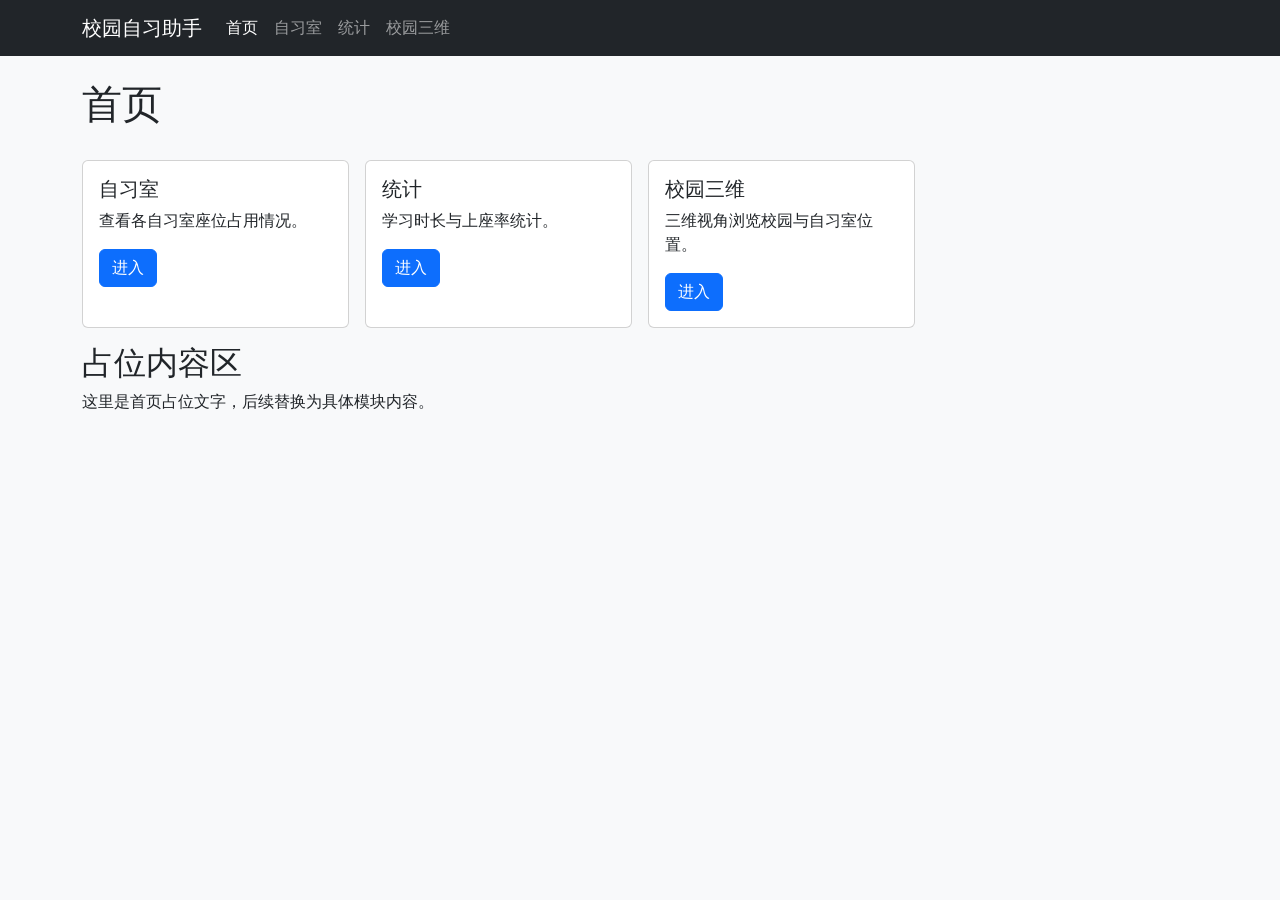
<file: index.html>
<!DOCTYPE html>
<html lang="zh-CN">
<head>
  <meta charset="UTF-8">
  <meta name="viewport" content="width=device-width, initial-scale=1.0">
  <title>校园自习助手 - 首页</title>
  <link href="https://cdn.jsdelivr.net/npm/bootstrap@5.3.3/dist/css/bootstrap.min.css" rel="stylesheet">
  <link href="css/style.css" rel="stylesheet">
</head>
<body>
  <nav class="navbar navbar-expand-md navbar-dark bg-dark">
    <div class="container">
      <a class="navbar-brand" href="index.html">校园自习助手</a>
      <button class="navbar-toggler" type="button" data-bs-toggle="collapse" data-bs-target="#navbarNav">
        <span class="navbar-toggler-icon"></span>
      </button>
      <div class="collapse navbar-collapse" id="navbarNav">
        <ul class="navbar-nav">
          <li class="nav-item"><a class="nav-link active" href="index.html">首页</a></li>
          <li class="nav-item"><a class="nav-link" href="studyroom.html">自习室</a></li>
          <li class="nav-item"><a class="nav-link" href="stats.html">统计</a></li>
          <li class="nav-item"><a class="nav-link" href="campus3d.html">校园三维</a></li>
        </ul>
      </div>
    </div>
  </nav>

  <main class="container my-4">
    <h1>首页</h1>
    <div class="row g-3 my-3">
      <div class="col-md-6 col-lg-3">
        <div class="card h-100">
          <div class="card-body">
            <h5 class="card-title">自习室</h5>
            <p class="card-text">查看各自习室座位占用情况。</p>
            <a href="studyroom.html" class="btn btn-primary">进入</a>
          </div>
        </div>
      </div>
      <div class="col-md-6 col-lg-3">
        <div class="card h-100">
          <div class="card-body">
            <h5 class="card-title">统计</h5>
            <p class="card-text">学习时长与上座率统计。</p>
            <a href="stats.html" class="btn btn-primary">进入</a>
          </div>
        </div>
      </div>
      <div class="col-md-6 col-lg-3">
        <div class="card h-100">
          <div class="card-body">
            <h5 class="card-title">校园三维</h5>
            <p class="card-text">三维视角浏览校园与自习室位置。</p>
            <a href="campus3d.html" class="btn btn-primary">进入</a>
          </div>
        </div>
      </div>
    </div>
    <section>
      <h2>占位内容区</h2>
      <p>这里是首页占位文字，后续替换为具体模块内容。</p>
    </section>
  </main>

  <script src="https://cdn.jsdelivr.net/npm/bootstrap@5.3.3/dist/js/bootstrap.bundle.min.js"></script>
</body>
</html>
</file>
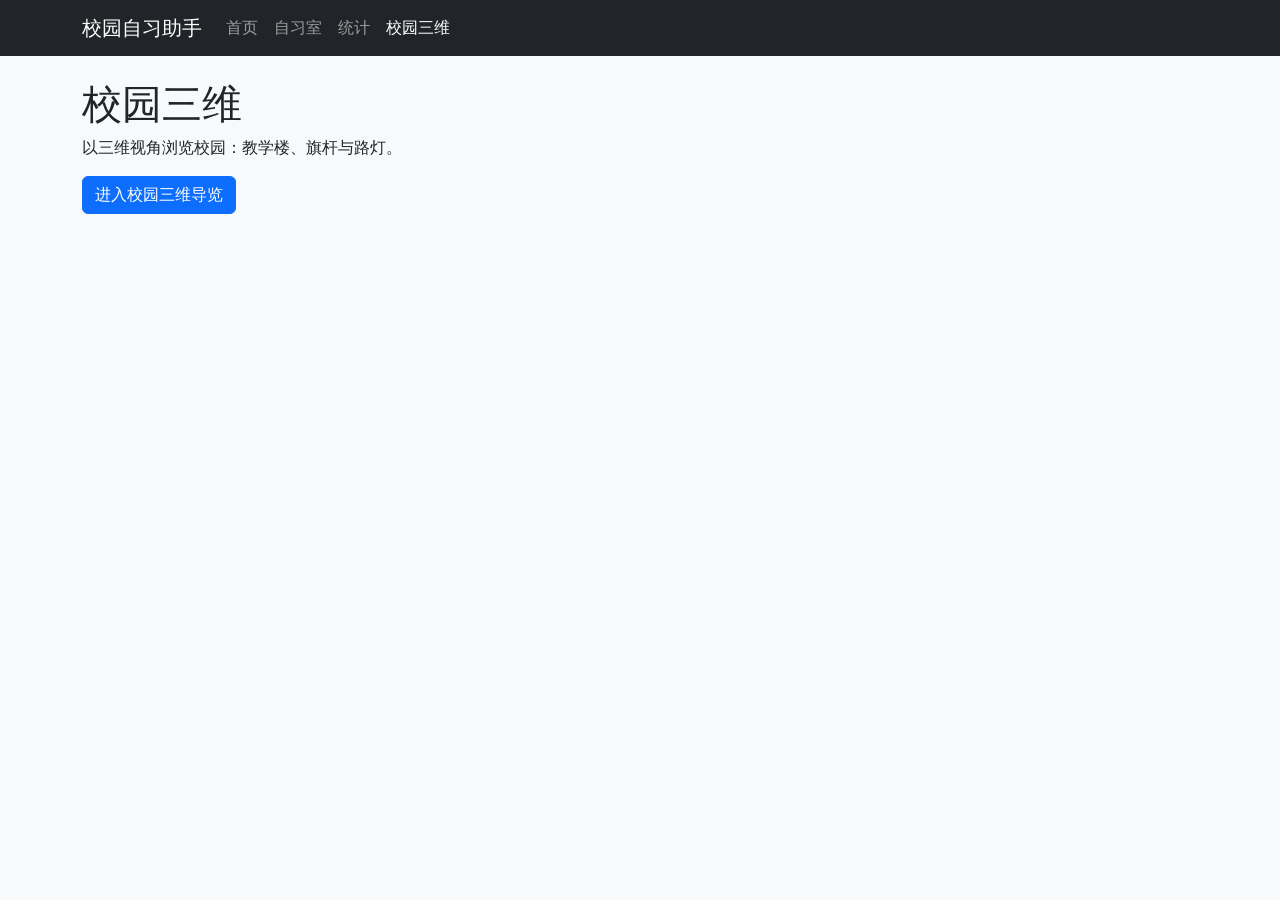
<file: campus3d.html>
<!DOCTYPE html>
<html lang="zh-CN">
<head>
  <meta charset="UTF-8">
  <meta name="viewport" content="width=device-width, initial-scale=1.0">
  <title>校园自习助手 - 校园三维</title>
  <link href="https://cdn.jsdelivr.net/npm/bootstrap@5.3.3/dist/css/bootstrap.min.css" rel="stylesheet">
  <link href="css/style.css" rel="stylesheet">
</head>
<body>
  <nav class="navbar navbar-expand-md navbar-dark bg-dark">
    <div class="container">
      <a class="navbar-brand" href="index.html">校园自习助手</a>
      <button class="navbar-toggler" type="button" data-bs-toggle="collapse" data-bs-target="#navbarNav">
        <span class="navbar-toggler-icon"></span>
      </button>
      <div class="collapse navbar-collapse" id="navbarNav">
        <ul class="navbar-nav">
          <li class="nav-item"><a class="nav-link" href="index.html">首页</a></li>
          <li class="nav-item"><a class="nav-link" href="studyroom.html">自习室</a></li>
          <li class="nav-item"><a class="nav-link" href="stats.html">统计</a></li>
          <li class="nav-item"><a class="nav-link active" href="campus3d.html">校园三维</a></li>
        </ul>
      </div>
    </div>
  </nav>

  <main class="container my-4">
    <h1>校园三维</h1>
    <p>以三维视角浏览校园：教学楼、旗杆与路灯。</p>
    <a href="three-d/scene.html" class="btn btn-primary">进入校园三维导览</a>
  </main>

  <script src="https://cdn.jsdelivr.net/npm/bootstrap@5.3.3/dist/js/bootstrap.bundle.min.js"></script>
</body>
</html>
</file>
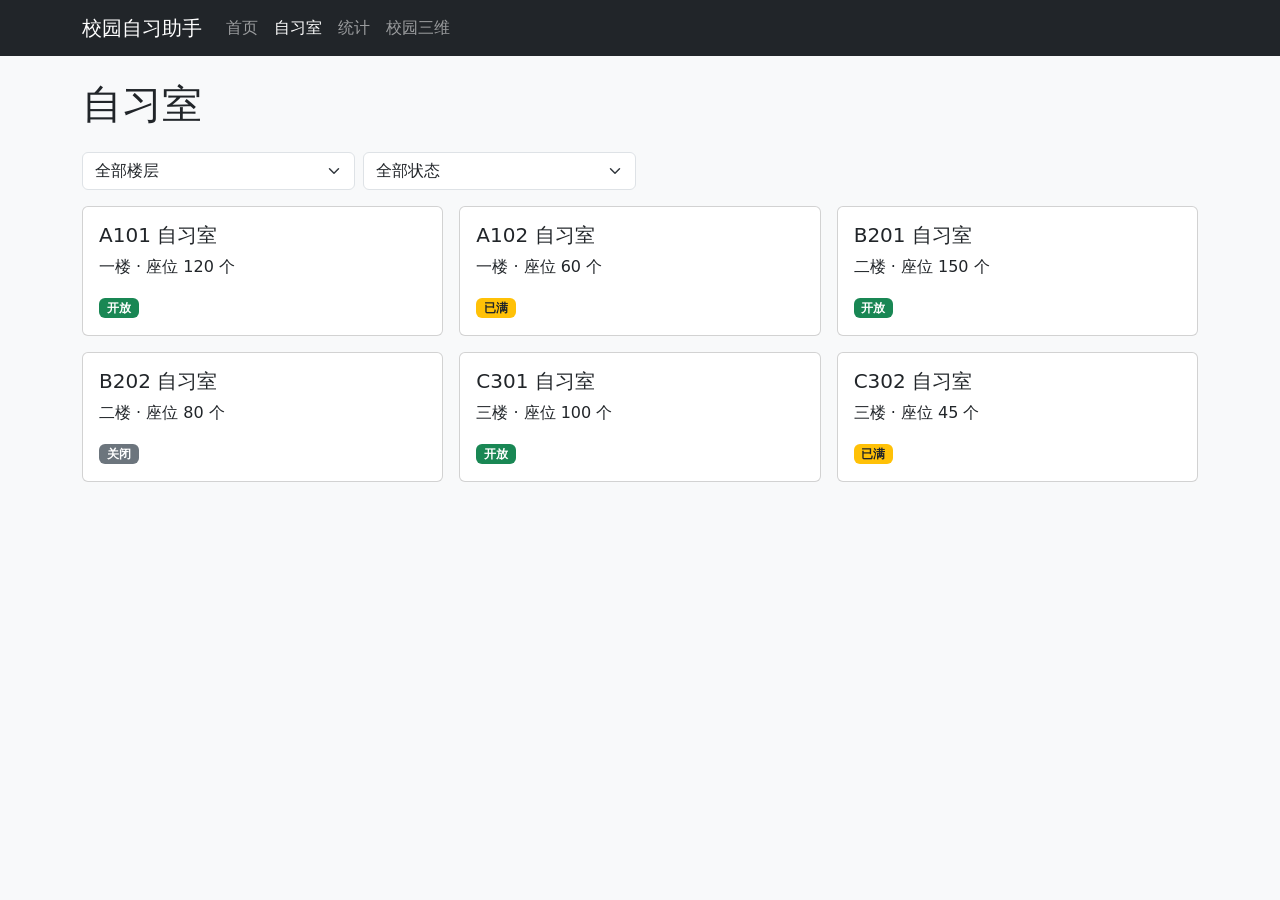
<file: studyroom.html>
<!DOCTYPE html>
<html lang="zh-CN">
<head>
  <meta charset="UTF-8">
  <meta name="viewport" content="width=device-width, initial-scale=1.0">
  <title>校园自习助手 - 自习室</title>
  <link href="https://cdn.jsdelivr.net/npm/bootstrap@5.3.3/dist/css/bootstrap.min.css" rel="stylesheet">
  <link href="css/style.css" rel="stylesheet">
</head>
<body>
  <nav class="navbar navbar-expand-md navbar-dark bg-dark">
    <div class="container">
      <a class="navbar-brand" href="index.html">校园自习助手</a>
      <button class="navbar-toggler" type="button" data-bs-toggle="collapse" data-bs-target="#navbarNav">
        <span class="navbar-toggler-icon"></span>
      </button>
      <div class="collapse navbar-collapse" id="navbarNav">
        <ul class="navbar-nav">
          <li class="nav-item"><a class="nav-link" href="index.html">首页</a></li>
          <li class="nav-item"><a class="nav-link active" href="studyroom.html">自习室</a></li>
          <li class="nav-item"><a class="nav-link" href="stats.html">统计</a></li>
          <li class="nav-item"><a class="nav-link" href="campus3d.html">校园三维</a></li>
        </ul>
      </div>
    </div>
  </nav>

  <main class="container my-4">
    <h1>自习室</h1>
    <div class="row g-2 my-3">
      <div class="col-6 col-md-3">
        <select id="floor-filter" class="form-select">
          <option value="all">全部楼层</option>
          <option value="一楼">一楼</option>
          <option value="二楼">二楼</option>
          <option value="三楼">三楼</option>
        </select>
      </div>
      <div class="col-6 col-md-3">
        <select id="status-filter" class="form-select">
          <option value="all">全部状态</option>
          <option value="开放">开放</option>
          <option value="已满">已满</option>
          <option value="关闭">关闭</option>
        </select>
      </div>
    </div>
    <div class="row g-3" id="room-list"></div>
    <p id="empty-tip" class="text-muted" hidden>没有符合条件的自习室</p>
  </main>

  <script src="https://cdn.jsdelivr.net/npm/bootstrap@5.3.3/dist/js/bootstrap.bundle.min.js"></script>
  <script src="js/studyroom.js"></script>
</body>
</html>
</file>
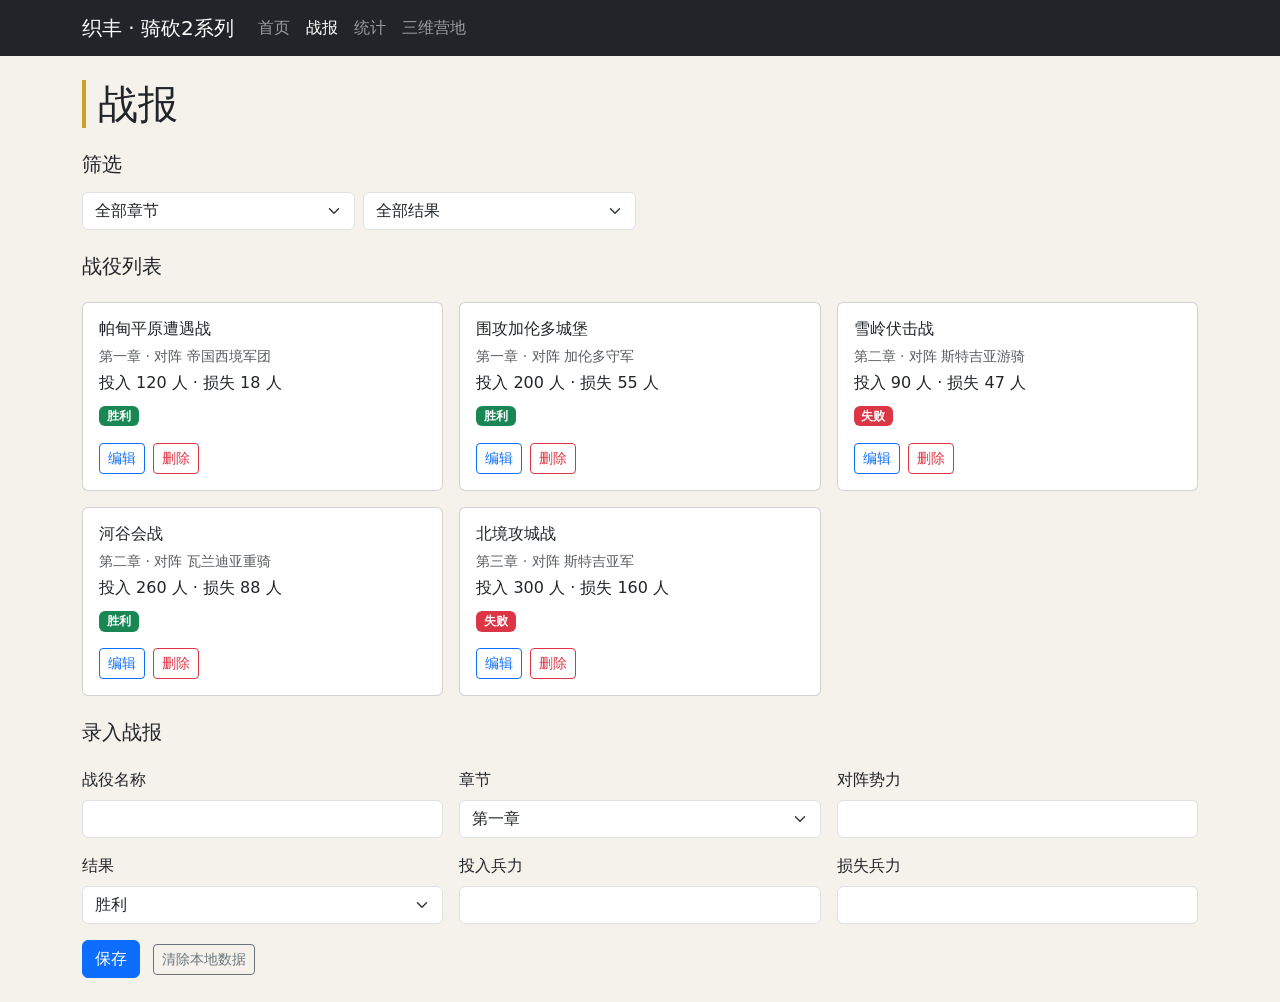
<file: zhifeng/battles.html>
<!DOCTYPE html>
<html lang="zh-CN">
<head>
  <meta charset="UTF-8">
  <meta name="viewport" content="width=device-width, initial-scale=1.0">
  <title>战报 · 织丰系列</title>
  <link href="https://cdn.jsdelivr.net/npm/bootstrap@5.3.3/dist/css/bootstrap.min.css" rel="stylesheet">
  <link href="css/style.css" rel="stylesheet">
</head>
<body>
  <header>
    <nav class="navbar navbar-expand-md navbar-dark bg-dark">
      <div class="container">
        <a class="navbar-brand" href="index.html">织丰 · 骑砍2系列</a>
        <button class="navbar-toggler" type="button" data-bs-toggle="collapse" data-bs-target="#navbarNav">
          <span class="navbar-toggler-icon"></span>
        </button>
        <div class="collapse navbar-collapse" id="navbarNav">
          <ul class="navbar-nav">
            <li class="nav-item"><a class="nav-link" href="index.html">首页</a></li>
            <li class="nav-item"><a class="nav-link active" href="battles.html">战报</a></li>
            <li class="nav-item"><a class="nav-link" href="stats.html">统计</a></li>
            <li class="nav-item"><a class="nav-link" href="camp.html">三维营地</a></li>
          </ul>
        </div>
      </div>
    </nav>
  </header>

  <main class="container my-4">
    <h1>战报</h1>
    <p id="load-status" class="alert alert-warning my-3" hidden></p>

    <section class="my-4">
      <h2 class="h5">筛选</h2>
      <div class="row g-2 mt-2">
        <div class="col-6 col-md-3">
          <select id="chapter-filter" class="form-select">
            <option value="all">全部章节</option>
            <option value="第一章">第一章</option>
            <option value="第二章">第二章</option>
            <option value="第三章">第三章</option>
          </select>
        </div>
        <div class="col-6 col-md-3">
          <select id="result-filter" class="form-select">
            <option value="all">全部结果</option>
            <option value="胜利">胜利</option>
            <option value="失败">失败</option>
          </select>
        </div>
      </div>
    </section>

    <section class="my-4">
      <h2 class="h5">战役列表</h2>
      <div class="row g-3 mt-2" id="battle-list"></div>
      <p id="empty-tip" class="text-muted mt-3" hidden>没有符合条件的战报</p>
    </section>

    <section class="my-4">
      <h2 class="h5" id="form-title">录入战报</h2>
      <form id="battle-form" class="row g-3 mt-2" novalidate>
        <input type="hidden" id="battle-id">
        <div class="col-md-4">
          <label class="form-label" for="battle-name">战役名称</label>
          <input type="text" id="battle-name" class="form-control" required>
        </div>
        <div class="col-md-4">
          <label class="form-label" for="battle-chapter">章节</label>
          <select id="battle-chapter" class="form-select">
            <option value="第一章">第一章</option>
            <option value="第二章">第二章</option>
            <option value="第三章">第三章</option>
          </select>
        </div>
        <div class="col-md-4">
          <label class="form-label" for="battle-enemy">对阵势力</label>
          <input type="text" id="battle-enemy" class="form-control" required>
        </div>
        <div class="col-md-4">
          <label class="form-label" for="battle-result">结果</label>
          <select id="battle-result" class="form-select">
            <option value="胜利">胜利</option>
            <option value="失败">失败</option>
          </select>
        </div>
        <div class="col-md-4">
          <label class="form-label" for="battle-troops">投入兵力</label>
          <input type="number" id="battle-troops" class="form-control" min="0" required>
        </div>
        <div class="col-md-4">
          <label class="form-label" for="battle-loss">损失兵力</label>
          <input type="number" id="battle-loss" class="form-control" min="0" required>
        </div>
        <div class="col-12">
          <button type="submit" class="btn btn-primary">保存</button>
          <button type="button" id="reset-btn" class="btn btn-outline-secondary" hidden>取消编辑</button>
          <button type="button" id="clear-btn" class="btn btn-outline-secondary btn-sm ms-2">清除本地数据</button>
          <span id="form-tip" class="text-danger ms-2"></span>
        </div>
      </form>
    </section>
  </main>

  <script src="https://cdn.jsdelivr.net/npm/bootstrap@5.3.3/dist/js/bootstrap.bundle.min.js"></script>
  <script src="js/dataset.js"></script>
  <script src="js/battles.js"></script>
</body>
</html>
</file>
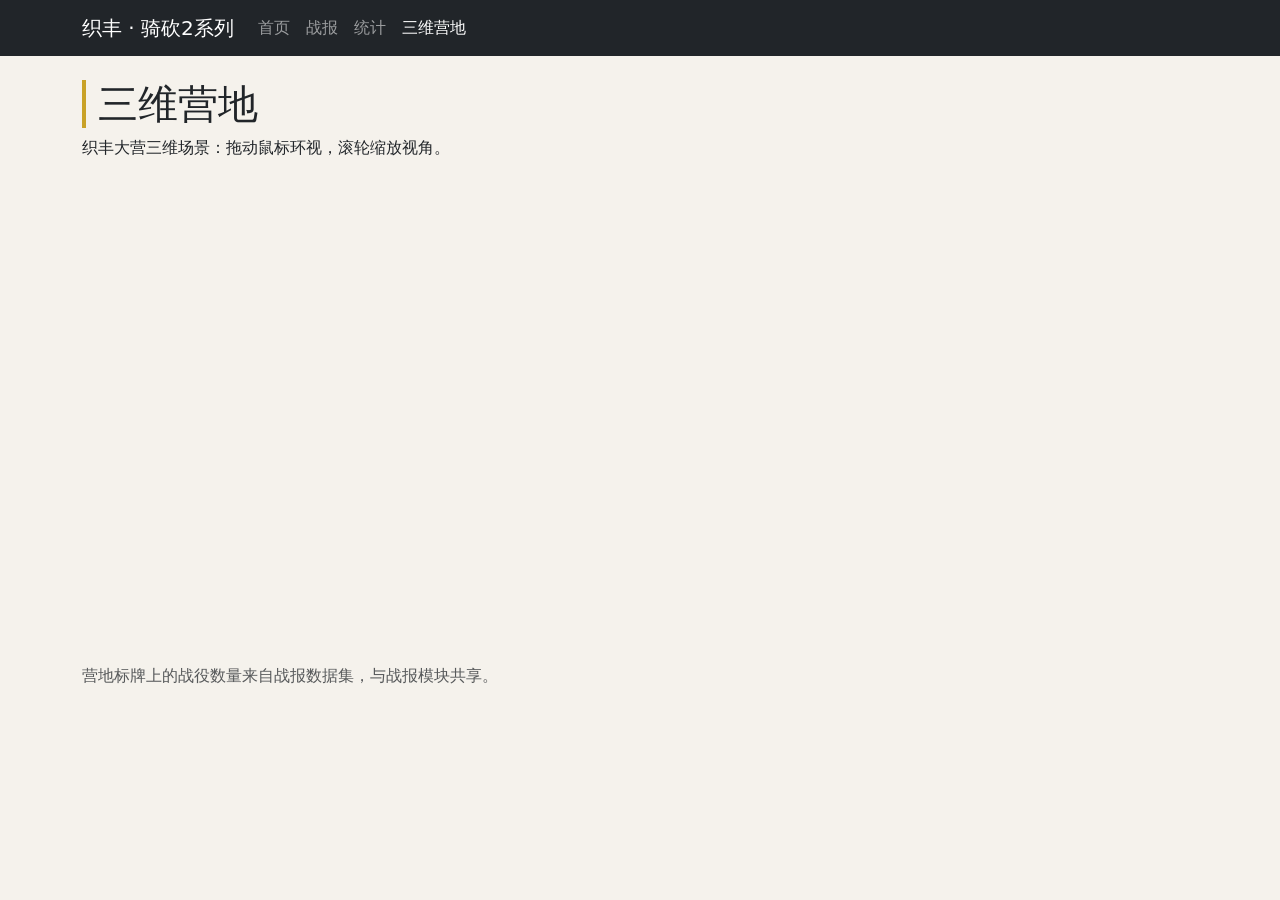
<file: zhifeng/camp.html>
<!DOCTYPE html>
<html lang="zh-CN">
<head>
  <meta charset="UTF-8">
  <meta name="viewport" content="width=device-width, initial-scale=1.0">
  <title>三维营地 · 织丰系列</title>
  <script src="https://aframe.io/releases/1.5.0/aframe.min.js"></script>
  <link href="https://cdn.jsdelivr.net/npm/bootstrap@5.3.3/dist/css/bootstrap.min.css" rel="stylesheet">
  <link href="css/style.css" rel="stylesheet">
</head>
<body>
  <header>
    <nav class="navbar navbar-expand-md navbar-dark bg-dark">
      <div class="container">
        <a class="navbar-brand" href="index.html">织丰 · 骑砍2系列</a>
        <button class="navbar-toggler" type="button" data-bs-toggle="collapse" data-bs-target="#navbarNav">
          <span class="navbar-toggler-icon"></span>
        </button>
        <div class="collapse navbar-collapse" id="navbarNav">
          <ul class="navbar-nav">
            <li class="nav-item"><a class="nav-link" href="index.html">首页</a></li>
            <li class="nav-item"><a class="nav-link" href="battles.html">战报</a></li>
            <li class="nav-item"><a class="nav-link" href="stats.html">统计</a></li>
            <li class="nav-item"><a class="nav-link active" href="camp.html">三维营地</a></li>
          </ul>
        </div>
      </div>
    </nav>
  </header>

  <main class="container my-4">
    <h1>三维营地</h1>
    <p>织丰大营三维场景：拖动鼠标环视，滚轮缩放视角。</p>
    <div class="scene-box">
      <a-scene embedded>
        <a-sky color="#aee3f7"></a-sky>
        <a-plane position="0 0 0" rotation="-90 0 0" width="24" height="24" color="#7cb342"></a-plane>
        <a-text id="camp-count" value="织丰大营" align="center" color="#3e2723" position="0 3.6 -6" width="7"></a-text>
        <a-cone position="0 1 -6" radius-bottom="2" radius-top="0" height="2" color="#8d6e63"></a-cone>
        <a-cone position="-3.5 0.7 -4.5" radius-bottom="1.2" radius-top="0" height="1.4" color="#a1887f"></a-cone>
        <a-cone position="3.5 0.7 -4.5" radius-bottom="1.2" radius-top="0" height="1.4" color="#a1887f"></a-cone>
        <a-cylinder position="2 1.5 -6.5" radius="0.04" height="3" color="#616161"></a-cylinder>
        <a-box
          position="2.3 2.8 -6.5" width="0.7" height="0.45" depth="0.03" color="#b71c1c"
          animation="property: position; to: 2.38 2.8 -6.5; dir: alternate; dur: 900; loop: true">
        </a-box>
        <a-cone position="0 0.35 -2" radius-bottom="0.4" radius-top="0" height="0.7" color="#ff7043"></a-cone>
        <a-light type="point" position="0 1 -2" color="#ff9800" intensity="0.6"></a-light>
        <a-light type="ambient" color="#ffffff" intensity="0.7"></a-light>
        <a-camera position="0 1.8 3"></a-camera>
      </a-scene>
    </div>
    <p id="camp-note" class="text-muted mt-2">营地标牌上的战役数量来自战报数据集，与战报模块共享。</p>
  </main>

  <script src="https://cdn.jsdelivr.net/npm/bootstrap@5.3.3/dist/js/bootstrap.bundle.min.js"></script>
  <script src="js/dataset.js"></script>
  <script src="js/camp.js"></script>
</body>
</html>
</file>
<file: css/style.css>
body {
  background-color: #f8f9fa;
}

.chart-box {
  height: 360px;
}

.scene-back-btn {
  position: fixed;
  top: 12px;
  left: 12px;
  z-index: 1000;
  padding: 6px 14px;
  background: rgba(33, 37, 41, 0.75);
  color: #fff;
  border-radius: 6px;
  text-decoration: none;
}
</file>
<file: zhifeng/css/style.css>
body {
  background-color: #f5f2ec;
}

.chart-box {
  height: 360px;
}

.scene-box {
  height: 480px;
}

main h1 {
  padding-left: 0.75rem;
  border-left: 4px solid #c9a227;
}

.hero {
  padding: 2.5rem 1.5rem;
  background-color: #212529;
  color: #f8f9fa;
  border-radius: 0.5rem;
}

.hero h1 {
  color: #e3c25a;
}

.hero img {
  width: 100%;
  border-radius: 0.5rem;
}

.card {
  transition: transform 0.15s ease;
}

.card:hover {
  transform: translateY(-3px);
}

@media (max-width: 575.98px) {
  .hero {
    padding: 1.5rem 1rem;
  }

  .hero h1 {
    font-size: 1.5rem;
  }

  main h1 {
    font-size: 1.5rem;
  }
}

@media (min-width: 576px) and (max-width: 991.98px) {
  .hero h1 {
    font-size: 2rem;
  }

  main h1 {
    font-size: 1.75rem;
  }
}

@media (min-width: 992px) {
  .hero {
    padding: 3rem;
  }

  .hero h1 {
    font-size: 2.5rem;
  }

  .hero img {
    max-height: 420px;
    object-fit: cover;
  }
}
</file>
